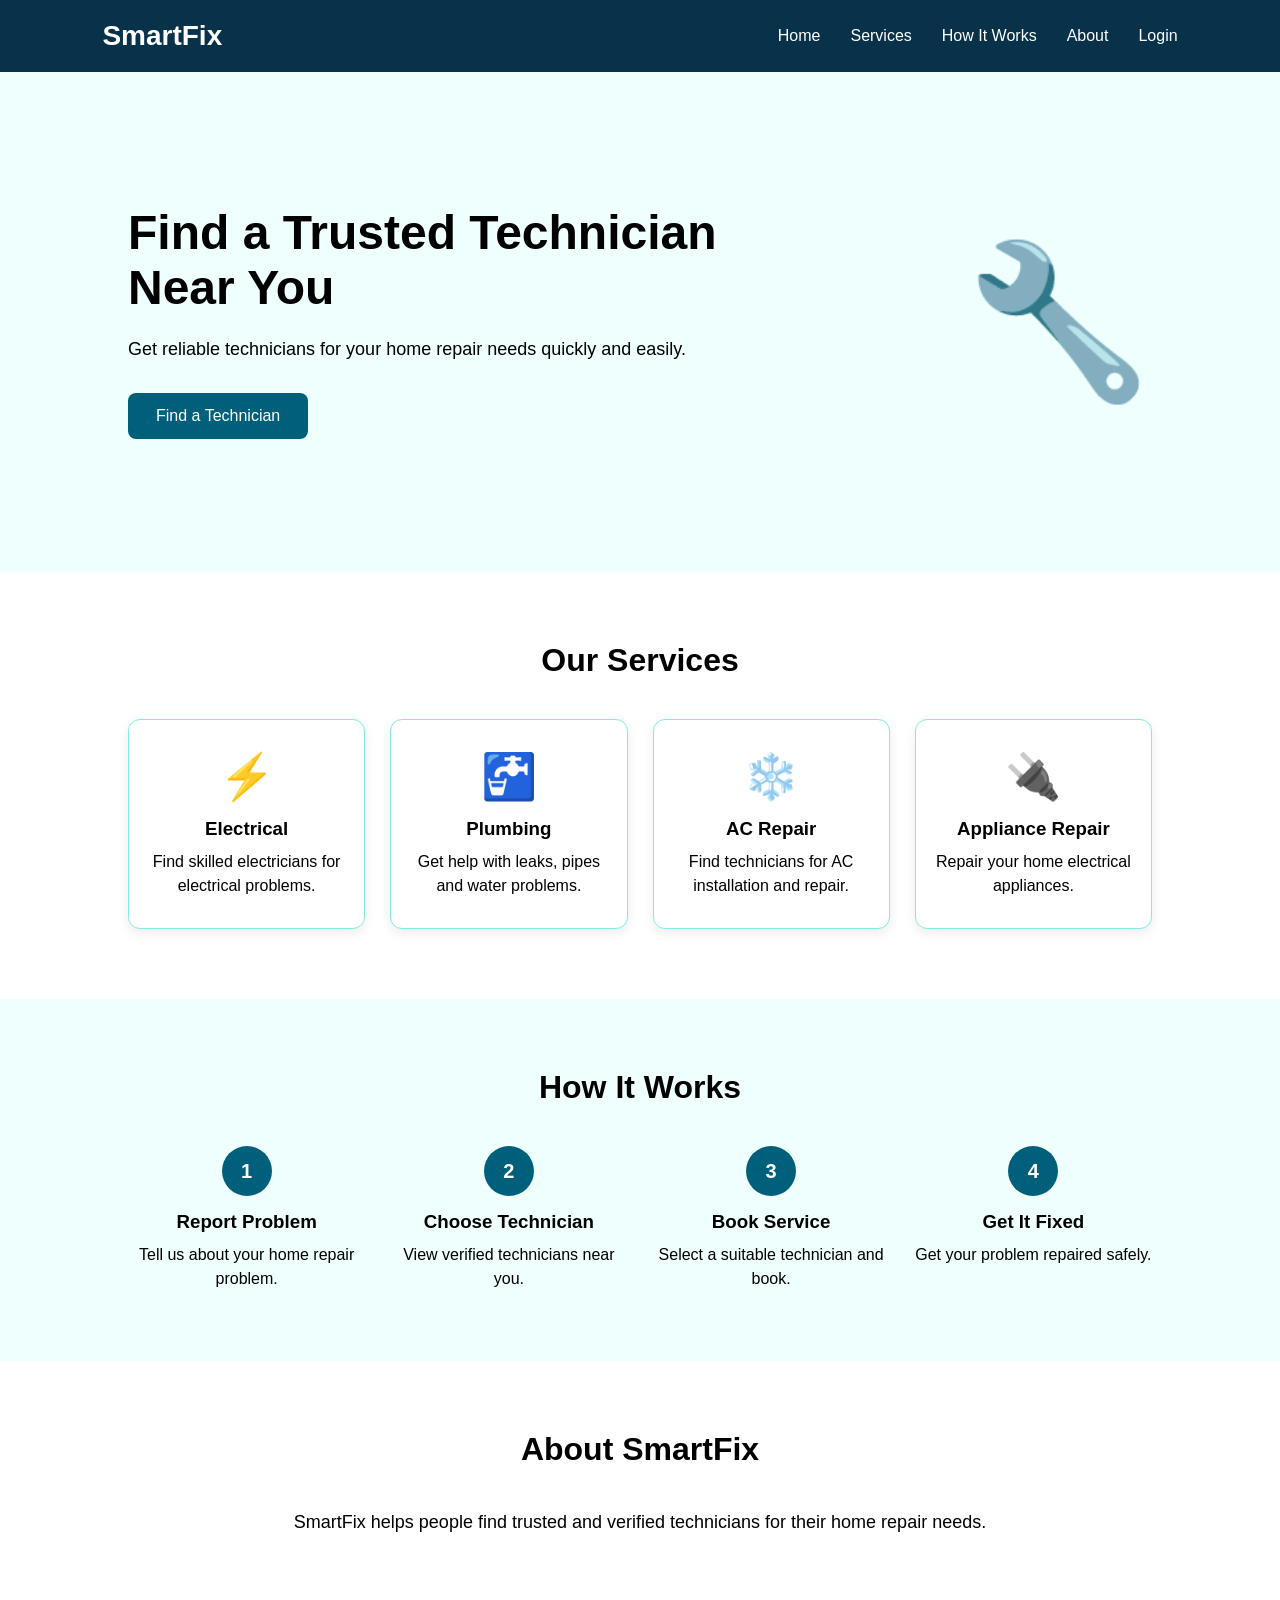
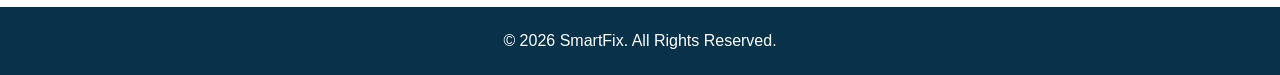
<file: index.html>
<html >
<head>
    <meta charset="UTF-8">
    <meta name="viewport" content="width=device-width, initial-scale=1.0">

    <title>SmartFix - Trusted Technicians</title>

    <link rel="stylesheet" href="style.css">
</head>

<body>

    <!-- Navigation Bar -->
    <nav class="navbar">

        <div class="logo">
            SmartFix
        </div>

        <div class="nav-links">
            <a href="#home">Home</a>
            <a href="#services">Services</a>
            <a href="#how-it-works">How It Works</a>
            <a href="#about">About</a>
            <a href="login.html">Login</a>
        </div>

    </nav>


    <!-- Hero Section -->
    <section id="home" class="hero">

        <div class="hero-content">

            <h1>Find a Trusted Technician Near You</h1>

            <p>
                Get reliable technicians for your home repair
                needs quickly and easily.
            </p>

            <button onclick="findTechnician()">
                Find a Technician
            </button>

        </div>

        <div class="hero-image">
            🔧
        </div>

    </section>


    <!-- Services Section -->
    <section id="services" class="services">

        <h2>Our Services</h2>

        <div class="service-container">

            <div class="service-card">
                <div class="icon">⚡</div>
                <h3>Electrical</h3>
                <p>Find skilled electricians for electrical problems.</p>
            </div>

            <div class="service-card">
                <div class="icon">🚰</div>
                <h3>Plumbing</h3>
                <p>Get help with leaks, pipes and water problems.</p>
            </div>

            <div class="service-card">
                <div class="icon">❄️</div>
                <h3>AC Repair</h3>
                <p>Find technicians for AC installation and repair.</p>
            </div>

            <div class="service-card">
                <div class="icon">🔌</div>
                <h3>Appliance Repair</h3>
                <p>Repair your home electrical appliances.</p>
            </div>

        </div>

    </section>


    <!-- How It Works -->
    <section id="how-it-works" class="how-it-works">

        <h2>How It Works</h2>

        <div class="steps">

            <div class="step">
                <span>1</span>
                <h3>Report Problem</h3>
                <p>Tell us about your home repair problem.</p>
            </div>

            <div class="step">
                <span>2</span>
                <h3>Choose Technician</h3>
                <p>View verified technicians near you.</p>
            </div>

            <div class="step">
                <span>3</span>
                <h3>Book Service</h3>
                <p>Select a suitable technician and book.</p>
            </div>

            <div class="step">
                <span>4</span>
                <h3>Get It Fixed</h3>
                <p>Get your problem repaired safely.</p>
            </div>

        </div>

    </section>


    <!-- About Section -->
    <section id="about" class="about">

        <h2>About SmartFix</h2>

        <p>
            SmartFix helps people find trusted and verified
            technicians for their home repair needs.
        </p>

    </section>


    <!-- Footer -->
    <footer>

        <p><!--©--!> &copy; 2026 SmartFix. All Rights Reserved.</p>

    </footer>


    <script src="script.js"></script>

</body>
</html>
</file>
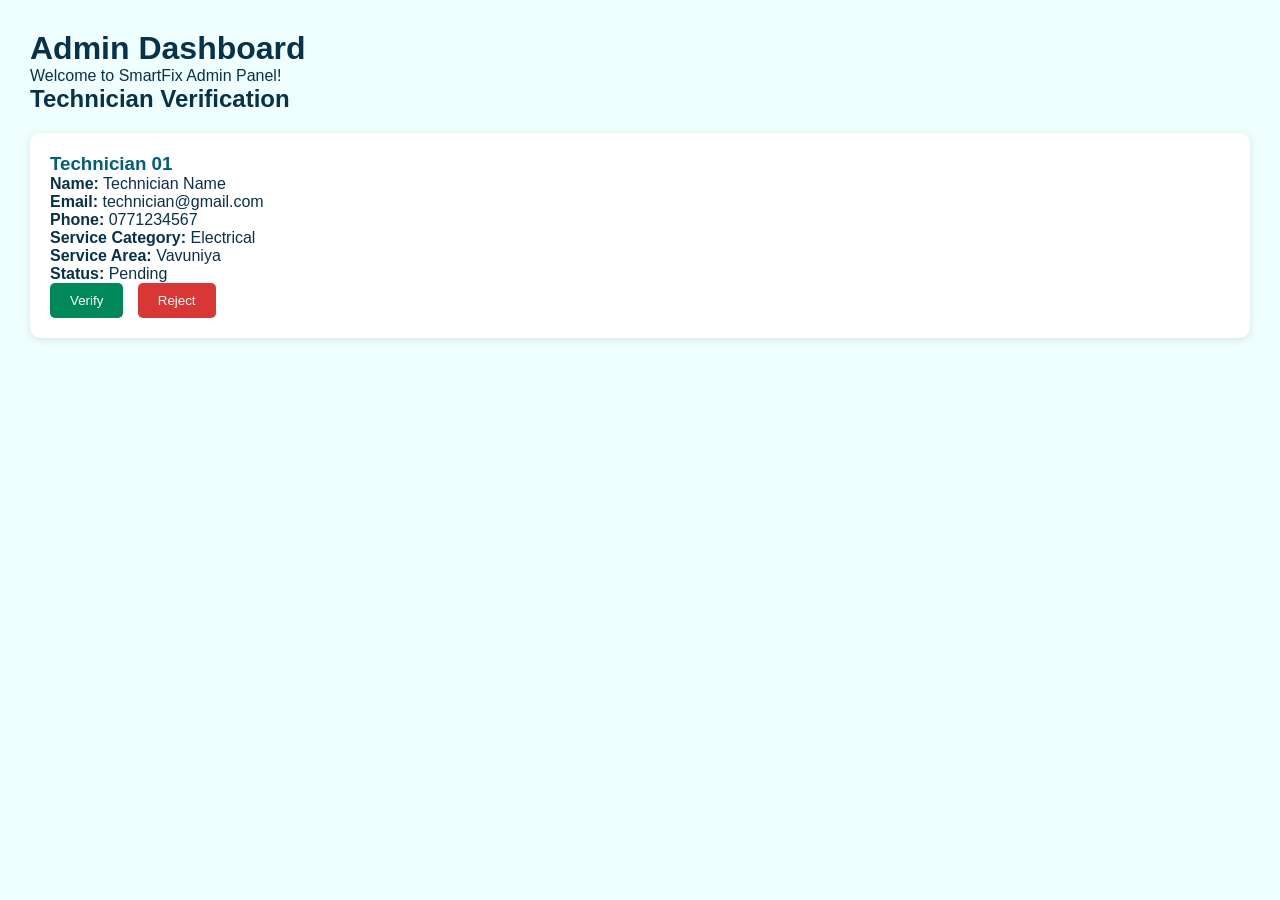
<file: addmin_dashboard.html>
<!DOCTYPE html>
<html>
<head>
    <meta charset="UTF-8">
    <meta name="viewport" content="width=device-width, initial-scale=1.0">

    <title>Admin Dashboard - SmartFix</title>

    <link rel="stylesheet" href="style.css">
</head>

<body class="admin-dashboard">

    <h1>Admin Dashboard</h1>
    <p>Welcome to SmartFix Admin Panel!</p>

    <!-- Technician Management -->
    <h2>Technician Verification</h2>

    <div class="admin-card">

        <h3>Technician 01</h3>

        <p><strong>Name:</strong> Technician Name</p>
        <p><strong>Email:</strong> technician@gmail.com</p>
        <p><strong>Phone:</strong> 0771234567</p>
        <p><strong>Service Category:</strong> Electrical</p>
        <p><strong>Service Area:</strong> Vavuniya</p>
        <p><strong>Status:</strong> Pending</p>

        <button class="verify-btn"
            onclick="verifyTechnician()">
            Verify
        </button>

        <button class="reject-btn"
            onclick="rejectTechnician()">
            Reject
        </button>

    </div>

    <script src="script.js"></script>

</body>
</html>
</file>
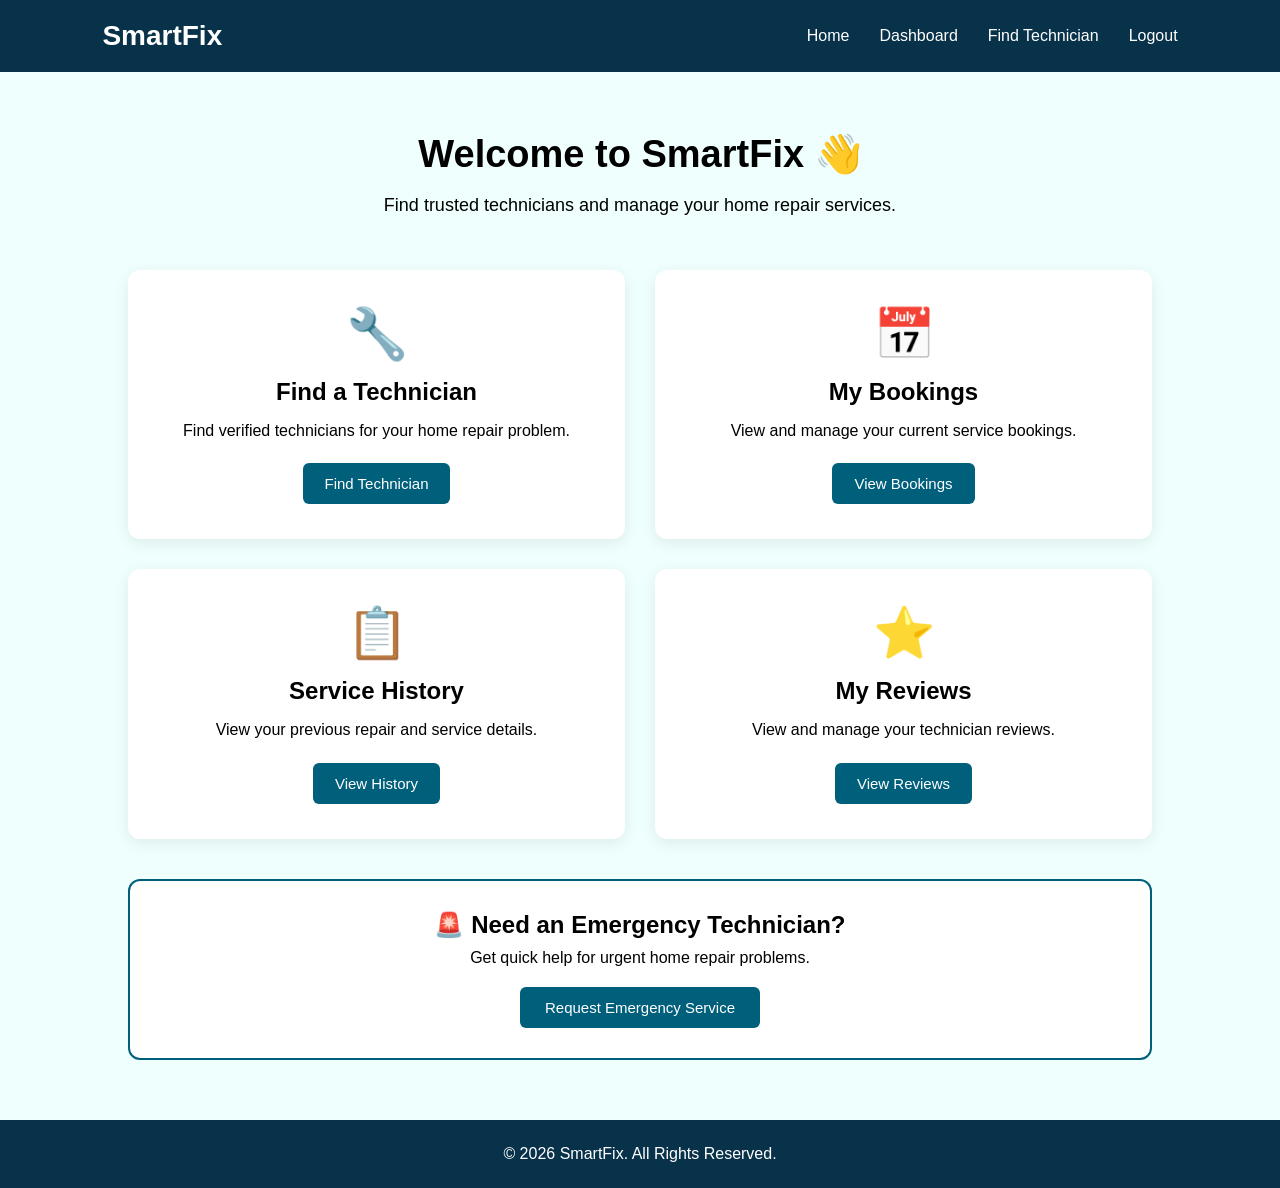
<file: customer-dashboard.html>
<!DOCTYPE html>
<html lang="en">

<head>
    <meta charset="UTF-8">
    <meta name="viewport" content="width=device-width, initial-scale=1.0">

    <title>SmartFix - Customer Dashboard</title>

    <link rel="stylesheet" href="style.css">
</head>

<body>

    <!-- Navigation Bar -->
    <nav class="navbar">

        <div class="logo">
            SmartFix
        </div>

        <div class="nav-links">
            <a href="index.html">Home</a>
            <a href="customer-dashboard.html">Dashboard</a>
            <a href="find-technician.html">Find Technician</a>
            <a href="login.html">Logout</a>
        </div>

    </nav>


    <!-- Dashboard Header -->
    <section class="dashboard">

        <div class="dashboard-header">

            <h1>Welcome to SmartFix 👋</h1>

            <p>
                Find trusted technicians and manage your home repair services.
            </p>

        </div>


        <!-- Dashboard Cards -->
        <div class="dashboard-cards">

            <!-- Find Technician -->
            <div class="dashboard-card">

                <div class="dashboard-icon">
                    🔧
                </div>

                <h2>Find a Technician</h2>

                <p>
                    Find verified technicians for your home repair problem.
                </p>

                <a href="find-technician.html" class="dashboard-button">
                    Find Technician
                </a>

            </div>


            <!-- My Bookings -->
            <div class="dashboard-card">

                <div class="dashboard-icon">
                    📅
                </div>

                <h2>My Bookings</h2>

                <p>
                    View and manage your current service bookings.
                </p>

                <button
                    class="dashboard-button"
                    onclick="showMessage('My Bookings')">
                    View Bookings
                </button>

            </div>


            <!-- Service History -->
            <div class="dashboard-card">

                <div class="dashboard-icon">
                    📋
                </div>

                <h2>Service History</h2>

                <p>
                    View your previous repair and service details.
                </p>

                <button
                    class="dashboard-button"
                    onclick="showMessage('Service History')">
                    View History
                </button>

            </div>


            <!-- Reviews -->
            <div class="dashboard-card">

                <div class="dashboard-icon">
                    ⭐
                </div>

                <h2>My Reviews</h2>

                <p>
                    View and manage your technician reviews.
                </p>

                <button
                    class="dashboard-button"
                    onclick="showMessage('My Reviews')">
                    View Reviews
                </button>

            </div>

        </div>


        <!-- Emergency Service -->
        <div class="emergency-box">

            <h2>🚨 Need an Emergency Technician?</h2>

            <p>
                Get quick help for urgent home repair problems.
            </p>

            <button onclick="emergencyRequest()">
                Request Emergency Service
            </button>

        </div>

    </section>


    <!-- Footer -->
    <footer>

        <p>© 2026 SmartFix. All Rights Reserved.</p>

    </footer>


    <script src="script.js"></script>

</body>

</html>
</file>
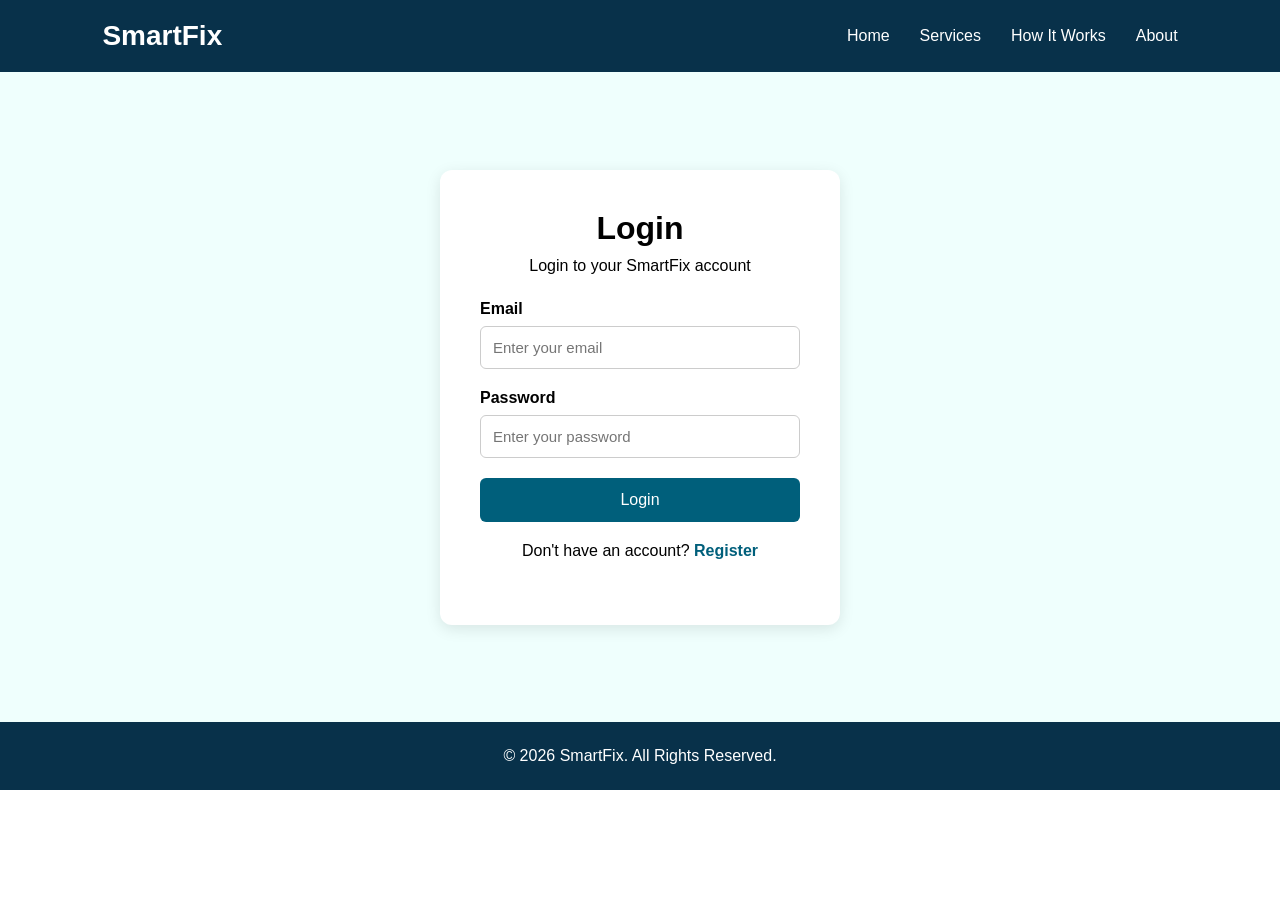
<file: login.html>
<html >

<head>
    <meta charset="UTF-8">
    <meta name="viewport" content="width=device-width, initial-scale=1.0">

    <title>SmartFix - Login</title>

    <link rel="stylesheet" href="style.css">
</head>

<body>

    <!-- Navigation -->
    <nav class="navbar">

        <div class="logo">
            SmartFix
        </div>

        <div class="nav-links">
            <a href="index.html">Home</a>
            <a href="index.html#services">Services</a>
            <a href="index.html#how-it-works">How It Works</a>
            <a href="index.html#about">About</a>
        </div>

    </nav>


    <!-- Login Section -->
    <section class="login-section">

        <div class="login-box">

            <h2>Login</h2>

            <p>Login to your SmartFix account</p>

            <form onsubmit="loginUser(event)"> <!-- when submit time run js function-->

                <label>Email</label>
                <input type="email" id="email" placeholder="Enter your email" required>

                <label>Password</label>
                <input type="password" id="password" placeholder="Enter your password" required>

                <button type="submit">
                    Login
                </button>

            </form>

            <p class="register-text">
                Don't have an account?
                <a href="register.html">Register</a>
            </p>

        </div>

    </section>


    <footer>

        <p>© 2026 SmartFix. All Rights Reserved.</p>

    </footer>


    <script src="script.js"></script>

</body>

</html>
</file>
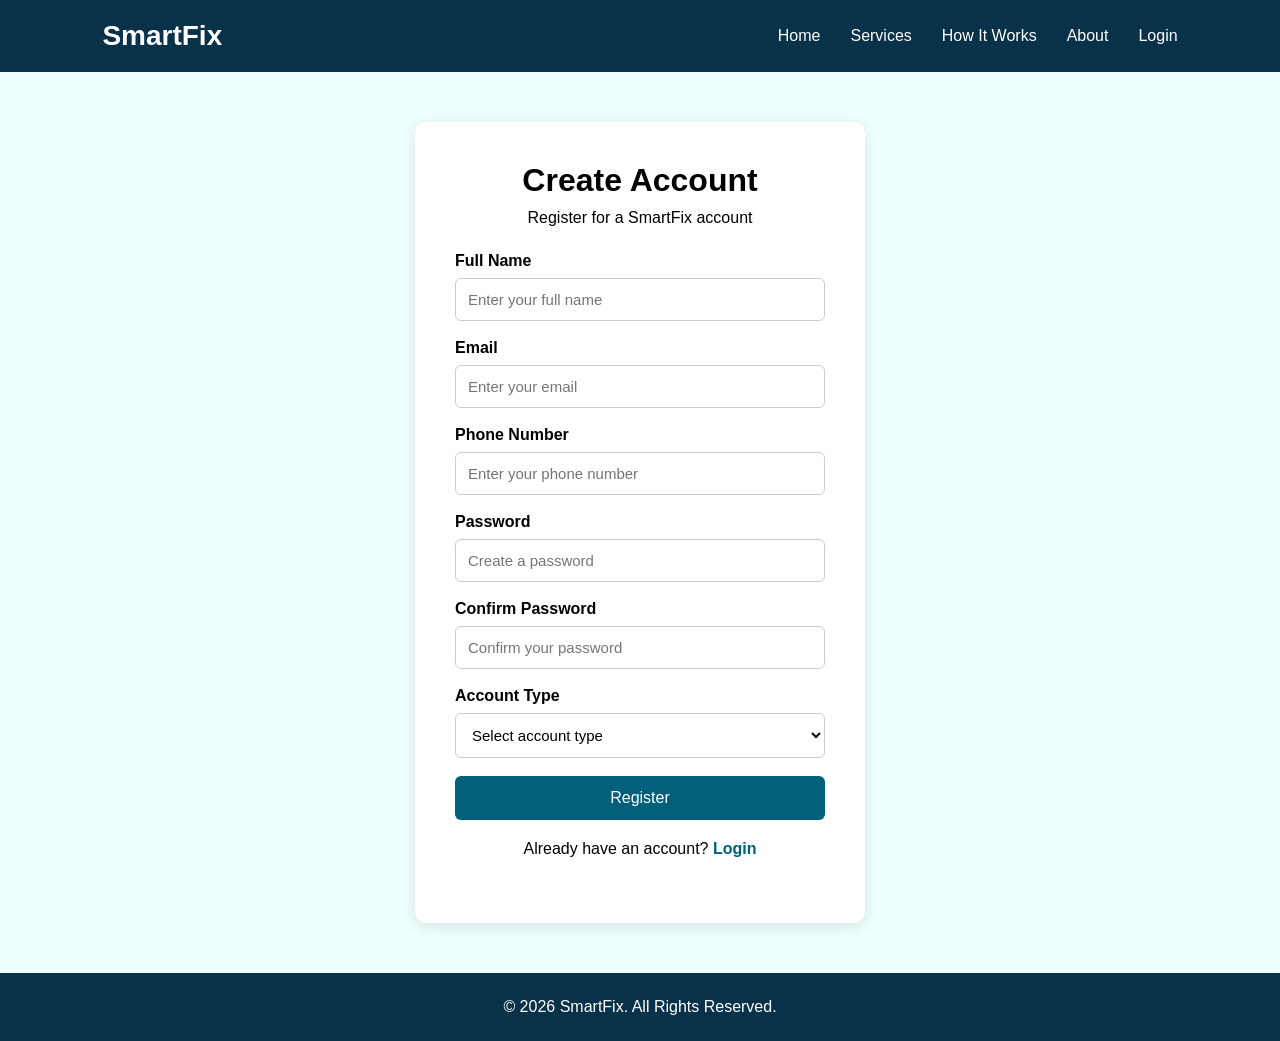
<file: register.html>
<!DOCTYPE html>
<html lang="en">

<head>
    <meta charset="UTF-8">
    <meta name="viewport" content="width=device-width, initial-scale=1.0">

    <title>SmartFix - Register</title>

    <link rel="stylesheet" href="style.css">
</head>

<body>

    <!-- Navigation -->
    <nav class="navbar">

        <div class="logo">
            SmartFix
        </div>

        <div class="nav-links">
            <a href="index.html">Home</a>
            <a href="index.html#services">Services</a>
            <a href="index.html#how-it-works">How It Works</a>
            <a href="index.html#about">About</a>
            <a href="login.html">Login</a>
        </div>

    </nav>


    <!-- Register Section -->
    <section class="register-section">

        <div class="register-box">

            <h2>Create Account</h2>

            <p>Register for a SmartFix account</p>

            <form onsubmit="registerUser(event)">

                <label>Full Name</label>
                <input
                    type="text"
                    id="name"
                    placeholder="Enter your full name"
                    required
                >

                <label>Email</label>
                <input
                    type="email"
                    id="registerEmail"
                    placeholder="Enter your email"
                    required
                >

                <label>Phone Number</label>
                <input
                    type="tel"
                    id="phone"
                    placeholder="Enter your phone number"
                    required
                >

                <label>Password</label>
                <input
                    type="password"
                    id="registerPassword"
                    placeholder="Create a password"
                    required
                >

                <label>Confirm Password</label>
                <input
                    type="password"
                    id="confirmPassword"
                    placeholder="Confirm your password"
                    required
                >

                <label>Account Type</label>

                <select id="role" required>
                    <option value="">Select account type</option>
                    <option value="customer">Customer</option>
                    <option value="technician">Technician</option>
                </select>

                <button type="submit">
                    Register
                </button>

            </form>

            <p class="login-text">
                Already have an account?
                <a href="login.html">Login</a>
            </p>

        </div>

    </section>


    <!-- Footer -->
    <footer>

        <p>© 2026 SmartFix. All Rights Reserved.</p>

    </footer>


    <script src="script.js"></script>

</body>

</html>
</file>
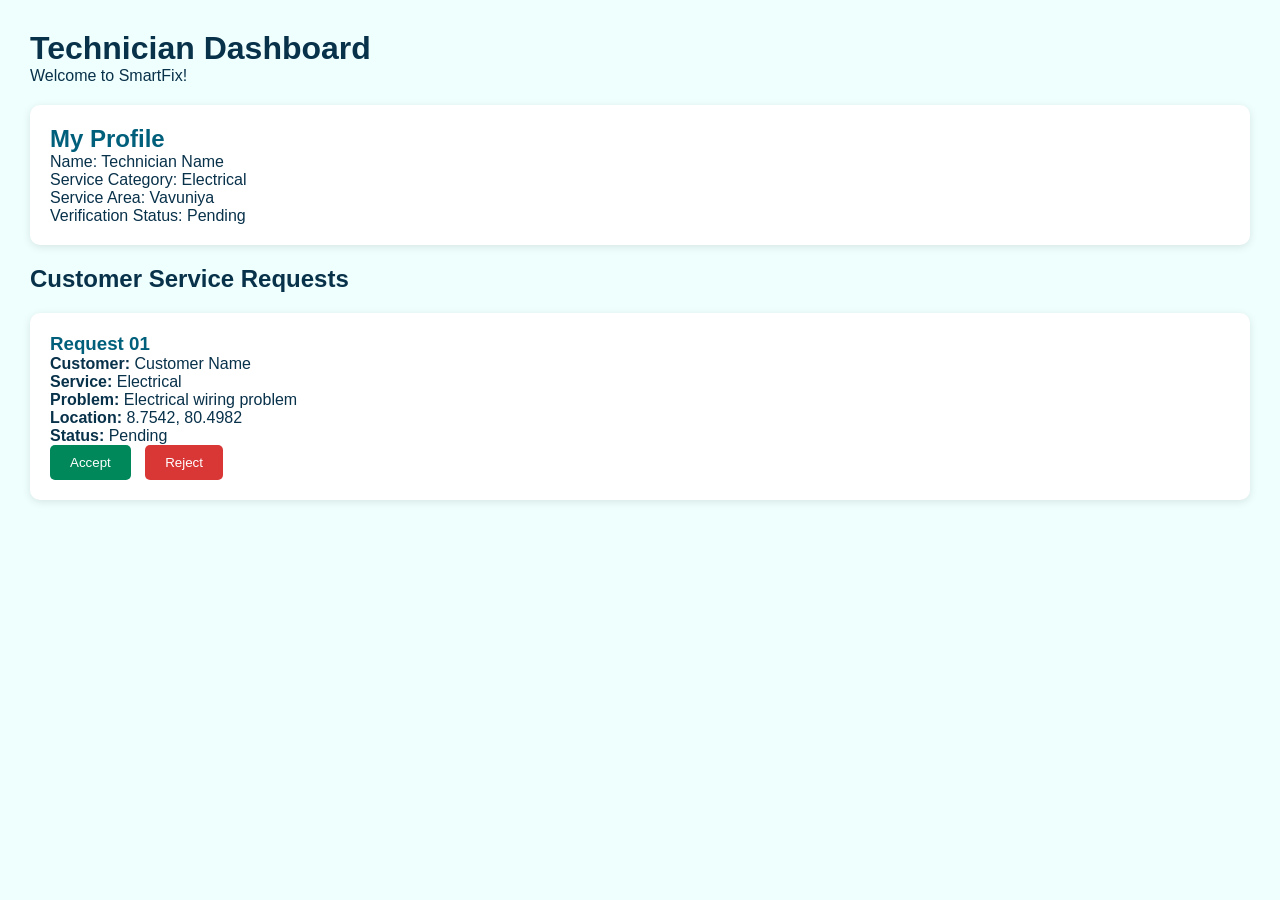
<file: tecnician_dashboad.html>
<!DOCTYPE html>
<html>
<head>
    <meta charset="UTF-8">
    <meta name="viewport" content="width=device-width, initial-scale=1.0">

    <title>Technician Dashboard - SmartFix</title>

    <link rel="stylesheet" href="style.css">
</head>

<body class="technician-dashboard">

    <h1>Technician Dashboard</h1>
    <p>Welcome to SmartFix!</p>

    <!-- Technician Profile -->
    <div class="tech-profile">
        <h2>My Profile</h2>
        <p>Name: Technician Name</p>
        <p>Service Category: Electrical</p>
        <p>Service Area: Vavuniya</p>
        <p>Verification Status: Pending</p>
    </div>

    <!-- Service Requests -->
    <h2>Customer Service Requests</h2>

    <div class="request-card">

        <h3>Request 01</h3>

        <p><strong>Customer:</strong> Customer Name</p>
        <p><strong>Service:</strong> Electrical</p>
        <p><strong>Problem:</strong> Electrical wiring problem</p>
        <p><strong>Location:</strong> 8.7542, 80.4982</p>
        <p><strong>Status:</strong> Pending</p>

        <button class="accept-btn"
            onclick="acceptRequest()">
            Accept
        </button>

        <button class="reject-btn"
            onclick="rejectRequest()">
            Reject
        </button>

    </div>

    <script src="script.js"></script>

</body>
</html>
</file>
<file: style.css>
/* General */

* {
    margin: 0;
    padding: 0;
    box-sizing: border-box; //Includes padding and border inside the element's width and height.
}

body {
    font-family: Arial, sans-serif; //Arial is the preferred font, and sans-serif is the fallback font.
    color: #08314A;
    background-color: white;
}


/* Navigation Bar */

.navbar {
    display: flex;
    justify-content: space-between;
    align-items: center;

    padding: 20px 8%;

    background-color: #08314A;
}

.logo {
    font-size: 28px;
    font-weight: bold;
    color: white;
}

.nav-links {
    display: flex;
    gap: 30px;
}

.nav-links a {
    color: white;
    text-decoration: none;
    font-size: 16px;
}

.nav-links a:hover {
    color: #7FEDDF;
}


/* Hero */

.hero {
    min-height: 500px;

    display: flex;
    justify-content: space-between;
    align-items: center;

    padding: 60px 10%;

    background-color: #EFFFFD;
}

.hero-content {
    max-width: 600px;
}

.hero-content h1 {
    font-size: 48px;
    margin-bottom: 20px;
}

.hero-content p {
    font-size: 18px;
    line-height: 1.6;
    margin-bottom: 30px;
	
}

.hero-content button {
    padding: 14px 28px;

    border: none;
    border-radius: 8px;

    background-color: #005F7B;
    color: white;

    font-size: 16px;
    cursor: pointer;
}

.hero-content button:hover {
    background-color: #00A0A9;
}

.hero-image {
    font-size: 150px;
}


/* Services */

.services {
    padding: 70px 10%;
    text-align: center;
}

.services h2,
.how-it-works h2,
.about h2 {
    font-size: 32px;
    margin-bottom: 40px;
}

.service-container {
    display: grid;

    grid-template-columns: repeat(4, 1fr);

    gap: 25px;
}

.service-card {
    padding: 30px 20px;

    border: 1px solid #7FEDDF; /*width,style,color*/
    border-radius: 12px;

    box-shadow: 0 4px 12px rgba(0, 0, 0, 0.08); /*left/right,down,blur,transparency+color */

    background-color: white;
}

.icon {
    font-size: 45px;
    margin-bottom: 15px;
}

.service-card h3 {
    margin-bottom: 10px;
}

.service-card p {
    line-height: 1.5;
}


/* How It Works */

.how-it-works {
    padding: 70px 10%;

    text-align: center;

    background-color: #EFFFFD;
}

.steps {
    display: grid;

    grid-template-columns: repeat(4, 1fr);

    gap: 25px;
}

.step span {
    display: inline-flex;

    width: 50px;
    height: 50px;

   justify-content: center; /*horizontal center*/
    align-items: center; /* vertical center*/

    border-radius: 50%;

    background-color: #005F7B;
    color: white;

    font-size: 20px;
    font-weight: bold;

    margin-bottom: 15px;
}

.step h3 {
    margin-bottom: 10px;
}

.step p {
    line-height: 1.5;
}


/* About */

.about {
    padding: 70px 10%;
    text-align: center;
}

.about p {
    font-size: 18px;
    line-height: 1.6;
}


/* Footer */

footer {
    padding: 25px;

    text-align: center;

    background-color: #08314A;
    color: white;
}


/* Mobile */

@media (max-width: 768px) { /*screen width<=768*/

    .navbar {
        flex-direction: column; /*arrage direction*/
        gap: 20px;
    }

    .nav-links {
        flex-wrap: wrap; /* go next line no space*/
        justify-content: center; /*horizontal center*/
        gap: 15px;
    }

    .hero {
        flex-direction: column;
        text-align: center;
        gap: 40px;
    }

    .hero-content h1 {
        font-size: 36px;
    }

    .service-container,
    .steps {
        grid-template-columns: 1fr;
    }

}

/* Login Page */

.login-section {
    min-height: 650px;

    display: flex;
    justify-content: center;
    align-items: center;

    background-color: #EFFFFD;
}

.login-box {
    width: 400px;

    padding: 40px;

    background-color: white;

    border-radius: 12px;

    box-shadow: 0 4px 15px rgba(0, 0, 0, 0.1);
}

.login-box h2 {
    text-align: center;
    font-size: 32px;
    margin-bottom: 10px;
}

.login-box > p {
    text-align: center;
    margin-bottom: 25px;
}

.login-box label {
    display: block;
    margin-bottom: 8px;
    font-weight: bold;
}

.login-box input {
    width: 100%;

    padding: 12px;

    margin-bottom: 20px;

    border: 1px solid #ccc;
    border-radius: 6px;

    font-size: 15px;
}

.login-box button {
    width: 100%;

    padding: 13px;

    border: none;
    border-radius: 6px;

    background-color: #005F7B;
    color: white;

    font-size: 16px;

    cursor: pointer;
}

.login-box button:hover {
    background-color: #00A0A9;
}

.register-text {
    margin-top: 20px;
}

.register-text a {
    color: #005F7B;
    font-weight: bold;
    text-decoration: none;
}
/* Register Page */

.register-section {
    min-height: 750px;

    display: flex;
    justify-content: center;
    align-items: center;

    padding: 50px 20px;

    background-color: #EFFFFD;
}

.register-box {
    width: 450px;

    padding: 40px;

    background-color: white;

    border-radius: 12px;

    box-shadow: 0 4px 15px rgba(0, 0, 0, 0.1);
}

.register-box h2 {
    text-align: center;
    font-size: 32px;
    margin-bottom: 10px;
}

.register-box > p {
    text-align: center;
    margin-bottom: 25px;
}

.register-box label {
    display: block;
    margin-bottom: 8px;
    font-weight: bold;
}

.register-box input,
.register-box select {
    width: 100%;

    padding: 12px;

    margin-bottom: 18px;

    border: 1px solid #ccc;
    border-radius: 6px;

    font-size: 15px;
}

.register-box select {
    background-color: white;
}

.register-box button {
    width: 100%;

    padding: 13px;

    border: none;
    border-radius: 6px;

    background-color: #005F7B;
    color: white;

    font-size: 16px;

    cursor: pointer;
}

.register-box button:hover {
    background-color: #00A0A9;
}

.login-text {
    margin-top: 20px;
}

.login-text a {
    color: #005F7B;
    font-weight: bold;
    text-decoration: none;
}

/* Customer Dashboard */

.dashboard {
    min-height: 700px;

    padding: 60px 10%;

    background-color: #EFFFFD;
}


/* Dashboard Header */

.dashboard-header {
    text-align: center;

    margin-bottom: 50px;
}

.dashboard-header h1 {
    font-size: 38px;

    margin-bottom: 15px;
}

.dashboard-header p {
    font-size: 18px;

    line-height: 1.6;
}


/* Dashboard Cards */

.dashboard-cards {
    display: grid;

    grid-template-columns: repeat(2, 1fr);

    gap: 30px;
}


.dashboard-card {
    padding: 35px;

    background-color: white;

    border-radius: 12px;

    box-shadow: 0 4px 15px rgba(0, 0, 0, 0.08);

    text-align: center;
}


.dashboard-icon {
    font-size: 50px;

    margin-bottom: 15px;
}


.dashboard-card h2 {
    margin-bottom: 12px;
}


.dashboard-card p {
    line-height: 1.6;

    margin-bottom: 20px;
}


/* Dashboard Buttons */

.dashboard-button {
    display: inline-block;

    padding: 12px 22px;

    border: none;

    border-radius: 6px;

    background-color: #005F7B;

    color: white;

    text-decoration: none;

    font-size: 15px;

    cursor: pointer;
}


.dashboard-button:hover {
    background-color: #00A0A9;
}


/* Emergency Service */

.emergency-box {
    margin-top: 40px;

    padding: 30px;

    background-color: white;

    border: 2px solid #005F7B;

    border-radius: 12px;

    text-align: center;
}


.emergency-box h2 {
    margin-bottom: 10px;
}


.emergency-box p {
    margin-bottom: 20px;
}


.emergency-box button {
    padding: 12px 25px;

    border: none;

    border-radius: 6px;

    background-color: #005F7B;

    color: white;

    font-size: 15px;

    cursor: pointer;
}


.emergency-box button:hover {
    background-color: #00A0A9;
}


/* Mobile */

@media (max-width: 768px) {

    .dashboard {
        padding: 40px 5%;
    }

    .dashboard-cards {
        grid-template-columns: 1fr;
    }

    .dashboard-header h1 {
        font-size: 30px;
    }

}

/*find technician*/
.find-tech h1{
	text-align:center;
	margin-top:50px;
}
.find-tech p{
	text-align:center;
	margin-top:40px;
	margin-bottom:40px;
	font-size:18px;
}
.sercive-catergory{
	display:grid;
	grid-template-columns:repeat(4,1fr);
	gap :25px;
	padding: 0 10%;
}
.Category{
	background-color:white;
	border:1px solid black;
	border-radius: 12px;
	padding:30px 20px;
	text-align:center;
	box-shadow:0 4px 12px rgba(0,0,0,0.08);
	cursor:pointer;
}
.Category.selected{
	border:2px solid black;
	background-color: #EFFFFD;
}

.find-tech textarea{
	width:80%;
	height:100px;
	padding:15px;
	margin:20px auto;
	display:block;
}
.find-btn{
	display:block;
	margin:20px auto;
	padding:12px 30px;
	background-color:#005F7B;
	color:white;
	border:none;
	border-radius:6px;
	font-size:16px;
	cursor:pointer;
}
#map{
	width:80%;
	height:350px;
	margin:20px auto;
}
.location{
	display: block;
    margin: 20px auto;
    padding: 12px 25px;
    background-color: #005F7B;
    color: white;
    border: none;
    border-radius: 6px;
    cursor: pointer;
}
/* Mobile Responsive */
@media (max-width: 768px) {

    .find-tech h1 {
        font-size: 26px;
        margin-top: 30px;
    }

    .find-tech p {
        font-size: 16px;
        margin-top: 25px;
        margin-bottom: 25px;
    }

    .sercive-catergory {
        grid-template-columns: repeat(2, 1fr);
        gap: 15px;
        padding: 0 5%;
    }

    .Category {
        padding: 20px 10px;
    }

    .Category h3 {
        font-size: 16px;
    }

    .find-tech textarea {
        width: 90%;
        height: 100px;
        box-sizing: border-box;
    }

    #map {
        width: 90%;
        height: 300px;
    }

    .location {
        padding: 12px 20px;
    }

    .find-btn {
        padding: 12px 25px;
    }
}

/* Small Mobile Screens */
@media (max-width: 480px) {

    .sercive-catergory {
        grid-template-columns: 1fr;
        gap: 12px;
    }

    .Category {
        padding: 18px 10px;
    }

    .find-tech h1 {
        font-size: 23px;
    }

    #map {
        width: 95%;
        height: 250px;
    }
}


/* Technician Dashboard */

.technician-dashboard {
    padding: 30px;
    color: #08314A;
    background-color: #EFFFFD;
}

.tech-profile,
.request-card {
    background-color: white;
    padding: 20px;
    margin: 20px 0;
    border-radius: 10px;
    box-shadow: 0 2px 8px rgba(0, 0, 0, 0.1);
}

.tech-profile h2,
.request-card h3 {
    color: #005F7B;
}

.accept-btn,
.reject-btn {
    padding: 10px 20px;
    border: none;
    border-radius: 5px;
    color: white;
    cursor: pointer;
    margin-right: 10px;
}

.accept-btn {
    background-color: #00875A;
}

.reject-btn {
    background-color: #D93636;
}



/* Admin Dashboard */

.admin-dashboard {
    padding: 30px;
    color: #08314A;
    background-color: #EFFFFD;
}

.admin-card {
    background-color: white;
    padding: 20px;
    margin: 20px 0;
    border-radius: 10px;
    box-shadow: 0 2px 8px rgba(0, 0, 0, 0.1);
}

.admin-card h3 {
    color: #005F7B;
}

.verify-btn,
.reject-btn {
    padding: 10px 20px;
    border: none;
    border-radius: 5px;
    color: white;
    cursor: pointer;
    margin-right: 10px;
}

.verify-btn {
    background-color: #00875A;
}

.reject-btn {
    background-color: #D93636;
}
</file>
